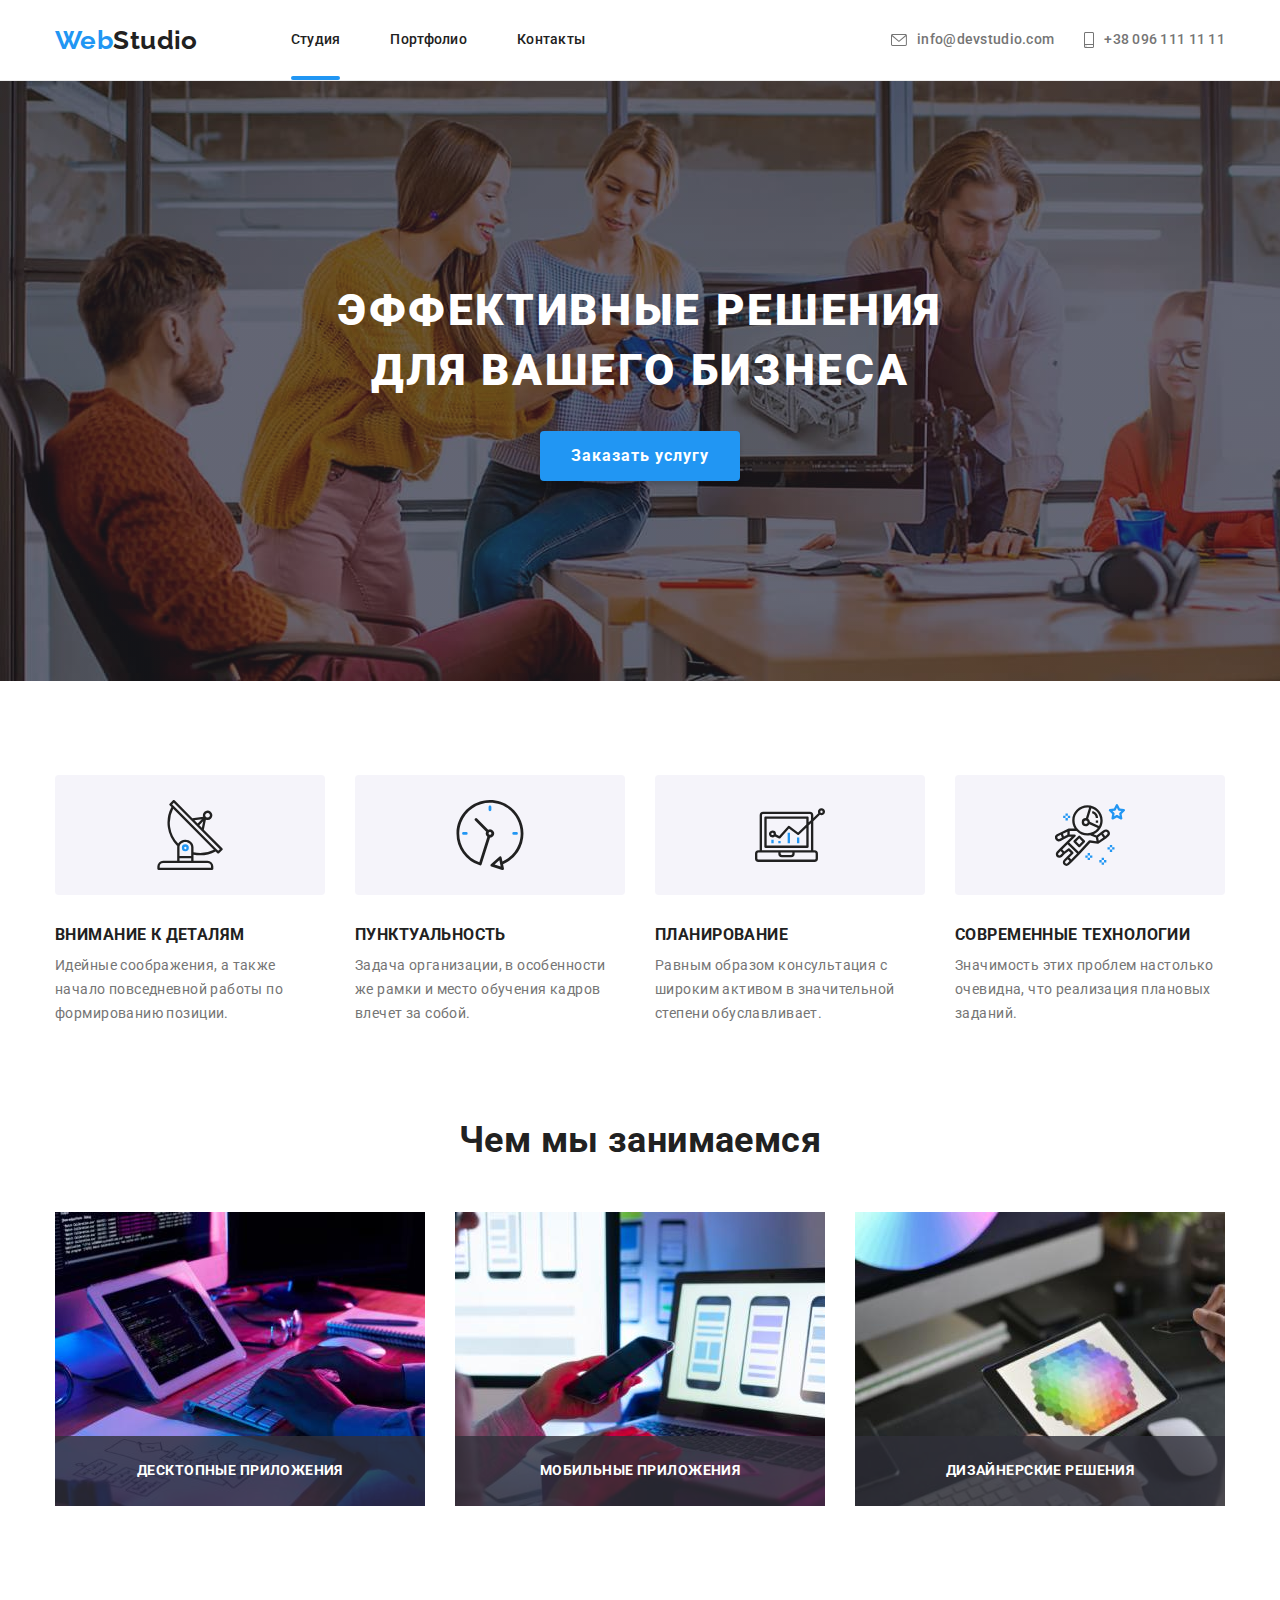
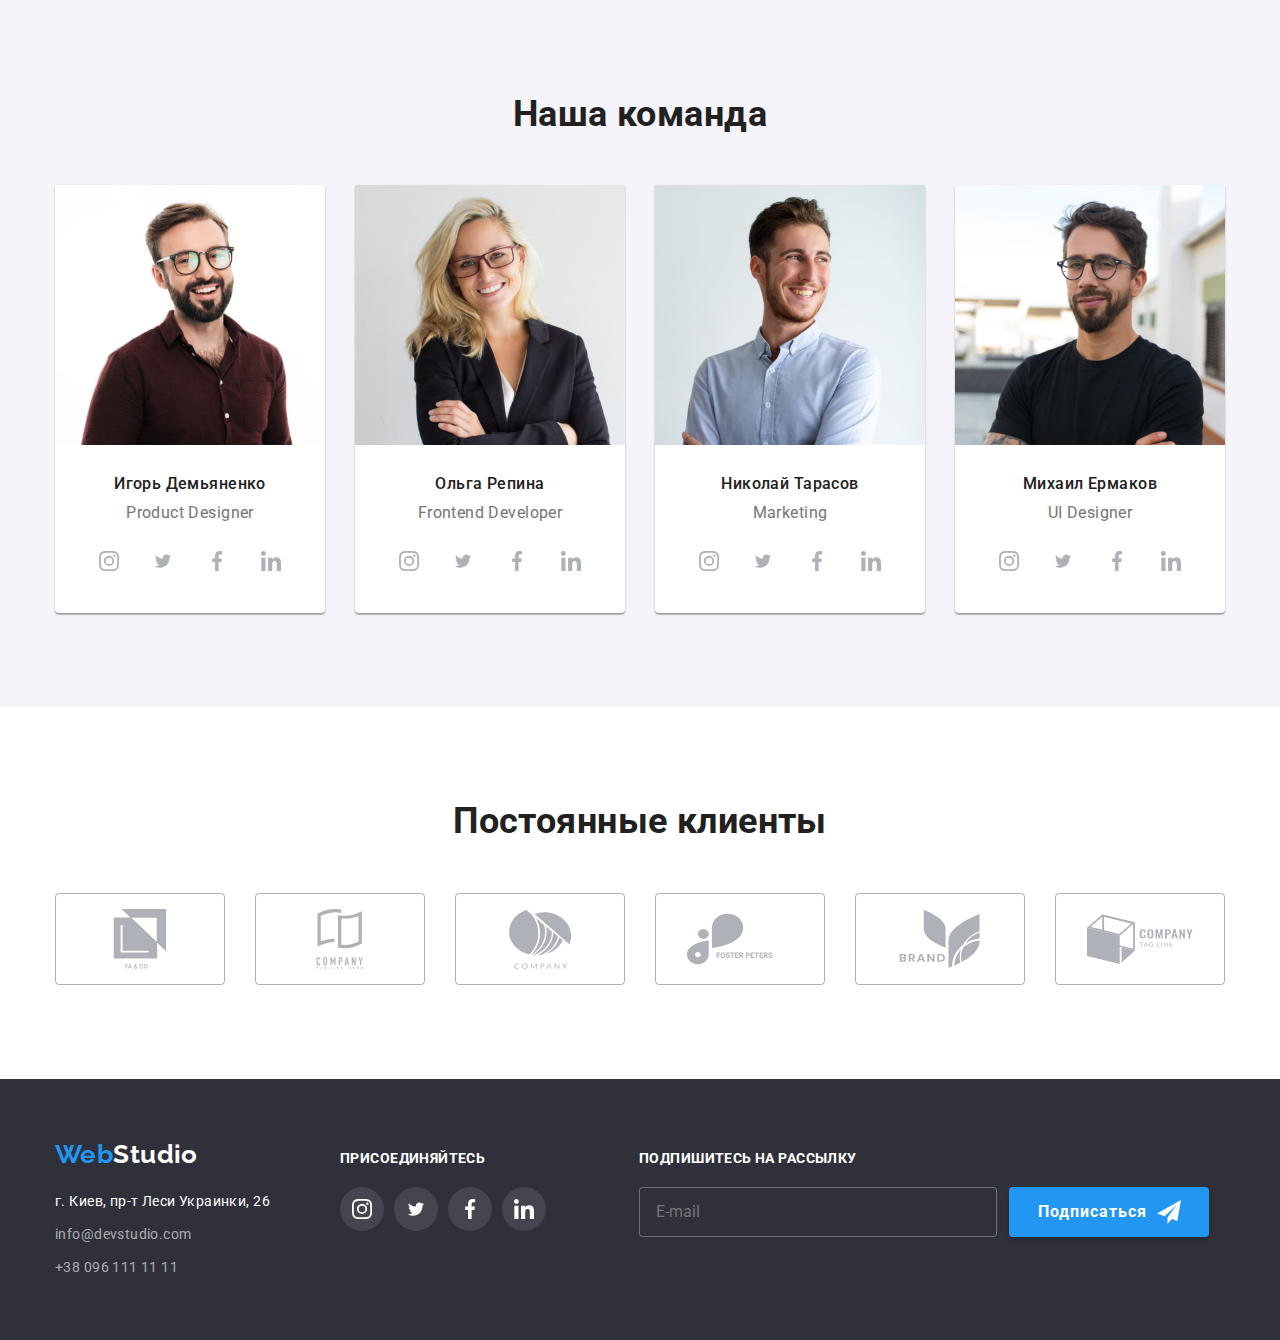
<file: index.html>
<!DOCTYPE html>
<html lang="ru">  
      <head>
            <meta charset="UTF-8">
            <meta name="viewport" content="width=device-width, initial-scale=1.0">
            <title>Студия</title>
            <link rel="stylesheet" href="https://cdnjs.cloudflare.com/ajax/libs/modern-normalize/1.0.0/modern-normalize.min.css" />
            <link rel="preconnect" href="https://fonts.googleapis.com">
            <link rel="preconnect" href="https://fonts.gstatic.com" crossorigin>
            <link href="https://fonts.googleapis.com/css2?family=Raleway:wght@700&family=Roboto:wght@400;500;700;900&display=swap"
                  rel="stylesheet">
            <link rel="stylesheet" href="./CSS/styles.css">
      </head>
      <body>
            <header class="head-site">
                  <div class="conteiner page-nav">
                        <a href="./index.html" class="logo">Web<span class="studio-first">Studio</span></a>
                        <nav class="main-nav">   
                              <ul class="site-nav">
                                    <li class="item"><a href="./index.html" class="current-link">Студия</a></li>
                                    <li class="item"><a href="./portfolio.html">Портфолио</a></li>
                                    <li class="item"><a href="">Контакты</a></li>
                              </ul>
                        </nav>
                        <ul class="site-contact">
                              <li class="item">
                                    <a href="mailto:info@devstudio.com" class="header-contact">
                                          <svg class="icon-contact" width="16" height="12">
                                                <use href="./images/icons.svg#icon-mail"></use>
                                          </svg>info@devstudio.com</a>
                              </li>
                              <li class="item">
                                    <a href="tel:+380961111111" class="header-contact">
                                          <svg class="icon-contact" width="10" height="16">
                                                <use href="./images/icons.svg#icon-tell"></use>
                                          </svg>+38 096 111 11 11</a>
                              </li>
                        </ul>
                  </div>
            </header>
            <main>
                  <!--Шапка-->
                  <section class="section-hero">
                        <div class="hero-part">
                              <h1 class="hero">Эффективные решения для вашего бизнеса</h1>
                              <button type="button" class="order" data-modal-open>Заказать услугу</button>
                        </div>
                        <!--Модальное окно-->
                        <div class="backdrop is-hidden" data-modal>
                              <div class="modal">
                                    <button type="button" class="order-close" data-modal-close aria-label="Close">
                                          <svg class="form-close" width="11" height="11">
                                                <use href="./images/icons.svg#icon-close"></use>
                                          </svg>
                                    </button>
                                    <form action="#" enctype="multipart/form-data" class="form-order" autocomplete="off">
                                          <p class="modal-title">Оставьте свои данные, мы вам перезвоним</p>
                                                <div class="form-thumb">
                                                      <label for="name" class="form-label">Имя</label>
                                                      <input type="text" class="form-input" name="name" id="name" placeholder=" " autofocus/>
                                                      <svg class="form-icon" width="12" height="12">
                                                            <use href="./images/icons.svg#icon-user-name"></use>
                                                      </svg>
                                                </div>
                                                <div class="form-thumb">
                                                      <label for="tel" class="form-label">Телефон</label>
                                                      <input type="tel" class="form-input" name="tel" id="tel" placeholder=" "/>
                                                      <svg class="form-icon" width="13" height="13">
                                                            <use href="./images/icons.svg#icon-user-tel"></use>
                                                      </svg>
                                                </div>
                                                <div class="form-thumb">
                                                      <label for="email" class="form-label">Почта</label>
                                                      <input type="email" class="form-input" name="email" id="email" placeholder=" " />
                                                      <svg class="form-icon" width="15" height="12">
                                                            <use href="./images/icons.svg#icon-user-email"></use>
                                                      </svg>
                                                </div>
                                                <div class="form-thumb">
                                                      <label class="form-label" for="comment">Комментарий</label>
                                                      <textarea name="comment" class="form-textarea" id="comment" placeholder="Введите текст"></textarea>
                                                </div>
                                                <div class="form-checkbox">
                                                      <input class="checkbox-hidden" type="checkbox" name="agreement" value="agreement" id="agreement"/>
                                                      <span class="checkbox-icon"></span>
                                                      <label for="agreement" class="label-checkbox">Соглашаюсь с рассылкой и принимаю <a href="#"><span class="form-agreement">Условия договора</span></a></label>
                                                </div>
                                                <div class="form-submit">
                                                      <button type="submit" class="order">Отправить</button>
                                                </div>
                                    </form>
                              </div>
                        </div>
                  </section>
                  <!--Особенности-->
                  <section class="section">
                        <div class="conteiner">
                              <h2 class="visually-hidden">Особенности</h2>
                              <ul class="item-peculiarities">
                                    <li class="item-pec icon-antenna">
                                          <h3 class="item-title">Внимание к деталям</h3>
                                          <p>Идейные соображения, а также начало повседневной работы по формированию позиции.</p>
                                    </li>
                                    <li class="item-pec icon-clock">
                                          <h3 class="item-title">Пунктуальность</h3>
                                          <p>Задача организации, в особенности же рамки и место обучения кадров влечет за собой.</p>
                                    </li>
                                    <li class="item-pec icon-diagram">
                                          <h3 class="item-title">Планирование</h3>
                                          <p>Равным образом консультация с широким активом в значительной степени обуславливает.</p>
                                    </li>
                                    <li class="item-pec icon-astronaut">
                                          <h3 class="item-title">Современные технологии</h3>
                                          <p>Значимость этих проблем настолько очевидна, что реализация плановых заданий.</p>
                                    </li>
                              </ul>
                        </div>
                  </section>
                  <!--Чем мы занимаемся-->
                  <section class="section work">
                        <div class="conteiner">
                              <h2 class="title">Чем мы занимаемся</h2>
                              <ul class="work-exemples">
                                    <li class="exemple">
                                          <img src="./images/box_1.jpg" alt="Десктопные приложения" width="370">
                                          <div class="overlay-exemple">
                                                <p class="work-title">Десктопные приложения</p>
                                          </div>
                                    </li>
                                    <li class="exemple">
                                          <img src="./images/box_2.jpg" alt="Мобильные приложения" width="370">
                                          <div class="overlay-exemple">
                                                <p class="work-title">Мобильные приложения</p>
                                          </div>
                                    </li>
                                    <li class="exemple">
                                          <img src="./images/box_3.jpg" alt="Дизайнерские решения" width="370">
                                          <div class="overlay-exemple">
                                                <p class="work-title">Дизайнерские решения</p>
                                          </div>
                                    </li>
                              </ul>
                        </div>
                  </section>
                 <!--Наша команда-->
                  <section class="section command">
                        <div class="conteiner">
                              <h2 class="title">Наша команда</h2>
                              <ul class="foto-command">
                                    <li class="foto">
                                          <img src="./images/img_1.jpg" alt="Игорь Демьяненко" width="270">
                                          <div class="foto-description">
                                                <h3 class="partner">Игорь Демьяненко</h3>
                                                <p class="profesion">Product Designer</p>
                                                <ul class="icon-item">
                                                      <li class="item">
                                                            <a href="#" target="_blank" class="item-link" aria-label="Instagram">
                                                                  <svg class="social-icon" width="20" height="20">
                                                                        <use href="./images/icons.svg#icon-instagram"></use>
                                                                  </svg>
                                                            </a>
                                                      </li>
                                                      <li class="item">
                                                            <a href="#" target="_blank" class="item-link" aria-label="Twitter">
                                                                  <svg class="social-icon" width="20" height="16.25">
                                                                        <use href="./images/icons.svg#icon-twitter"></use>
                                                                  </svg>
                                                            </a>
                                                      </li>
                                                      <li class="item">
                                                            <a href="#" target="_blank" class="item-link" aria-label="Facebook">
                                                                  <svg class="social-icon" width="20" height="20">
                                                                        <use href="./images/icons.svg#icon-facebook"></use>
                                                                  </svg>
                                                            </a>
                                                      </li>
                                                      <li class="item">
                                                            <a href="#" target="_blank" class="item-link" aria-label="Linkedin">
                                                                  <svg class="social-icon" width="20" height="20">
                                                                        <use href="./images/icons.svg#icon-linkedin"></use>
                                                                  </svg>
                                                            </a>
                                                      </li>
                                                </ul>
                                          </div>  
                                    </li>
                                    <li class="foto">
                                          <img src="./images/img_2.jpg" alt="Ольга Репина" width="270">
                                          <div class="foto-description">
                                                <h3 class="partner">Ольга Репина</h3>
                                                <p class="profesion">Frontend Developer</p>
                                                <ul class="icon-item">
                                                      <li class="item">
                                                            <a href="#" target="_blank" class="item-link" aria-label="Instagram">
                                                                  <svg class="social-icon" width="20" height="20">
                                                                        <use href="./images/icons.svg#icon-instagram"></use>
                                                                  </svg>
                                                            </a>
                                                      </li>
                                                      <li class="item">
                                                            <a href="#" target="_blank" class="item-link" aria-label="Twitter">
                                                                  <svg class="social-icon" width="20" height="16.25">
                                                                        <use href="./images/icons.svg#icon-twitter"></use>
                                                                  </svg>
                                                            </a>
                                                      </li>
                                                      <li class="item">
                                                            <a href="#" target="_blank" class="item-link" aria-label="Facebook">
                                                                  <svg class="social-icon" width="20" height="20">
                                                                        <use href="./images/icons.svg#icon-facebook"></use>
                                                                  </svg>
                                                            </a>
                                                      </li>
                                                      <li class="item">
                                                            <a href="#" target="_blank" class="item-link" aria-label="Linkedin">
                                                                  <svg class="social-icon" width="20" height="20">
                                                                        <use href="./images/icons.svg#icon-linkedin"></use>
                                                                  </svg>
                                                            </a>
                                                      </li>
                                                </ul>
                                          </div>
                                    </li>
                                    <li class="foto">
                                          <img src="./images/img_3.jpg" alt="Николай Тарасов" width="270">
                                          <div class="foto-description">
                                                <h3 class="partner">Николай Тарасов</h3>
                                                <p class="profesion">Marketing</p>
                                                <ul class="icon-item">
                                                      <li class="item">
                                                            <a href="#" target="_blank" class="item-link" aria-label="Instagram">
                                                                  <svg class="social-icon" width="20" height="20">
                                                                        <use href="./images/icons.svg#icon-instagram"></use>
                                                                  </svg>
                                                            </a>
                                                      </li>
                                                      <li class="item">
                                                            <a href="#" target="_blank" class="item-link" aria-label="Twitter">
                                                                  <svg class="social-icon" width="20" height="16.25">
                                                                        <use href="./images/icons.svg#icon-twitter"></use>
                                                                  </svg>
                                                            </a>
                                                      </li>
                                                      <li class="item">
                                                            <a href="#" target="_blank" class="item-link" aria-label="Facebook">
                                                                  <svg class="social-icon" width="20" height="20">
                                                                        <use href="./images/icons.svg#icon-facebook"></use>
                                                                  </svg>
                                                            </a>
                                                      </li>
                                                      <li class="item">
                                                            <a href="#" target="_blank" class="item-link" aria-label="Linkedin">
                                                                  <svg class="social-icon" width="20" height="20">
                                                                        <use href="./images/icons.svg#icon-linkedin"></use>
                                                                  </svg>
                                                            </a>
                                                      </li>
                                                </ul>
                                          </div>
                                    </li>
                                    <li class="foto">
                                          <img src="./images/img_4.jpg" alt="Михаил Ермаков" width="270">
                                          <div class="foto-description">
                                                <h3 class="partner">Михаил Ермаков</h3>
                                                <p class="profesion">UI Designer</p>
                                                <ul class="icon-item">
                                                      <li class="item">
                                                            <a href="#" target="_blank" class="item-link" aria-label="Instagram">
                                                                  <svg class="social-icon" width="20" height="20">
                                                                        <use href="./images/icons.svg#icon-instagram"></use>
                                                                  </svg>
                                                            </a>
                                                      </li>
                                                      <li class="item">
                                                            <a href="#" target="_blank" class="item-link" aria-label="Twitter">
                                                                  <svg class="social-icon" width="20" height="16.25">
                                                                        <use href="./images/icons.svg#icon-twitter"></use>
                                                                  </svg>
                                                            </a>
                                                      </li>
                                                      <li class="item">
                                                            <a href="#" target="_blank" class="item-link" aria-label="Facebook">
                                                                  <svg class="social-icon" width="20" height="20">
                                                                        <use href="./images/icons.svg#icon-facebook"></use>
                                                                  </svg>
                                                            </a>
                                                      </li>
                                                      <li class="item">
                                                            <a href="#" target="_blank" class="item-link" aria-label="Linkedin">
                                                                  <svg class="social-icon" width="20" height="20">
                                                                        <use href="./images/icons.svg#icon-linkedin"></use>
                                                                  </svg>
                                                            </a>
                                                      </li>
                                                </ul>
                                          </div>
                                    </li>
                              </ul>
                        </div>
                  </section> 
                  <section class="section">
                        <div class="conteiner">
                              <h2 class="title">Постоянные клиенты</h2>
                              <ul class="item-clients">
                                    <li class="item">
                                          <a href="#" class="link-client">
                                                <svg class="icon-client">
                                                      <use href="./images/icons.svg#icon-client_1"></use>
                                                </svg>
                                          </a>
                                    </li>
                                    <li class="item">
                                          <a href="#" class="link-client">
                                                <svg class="icon-client">
                                                      <use href="./images/icons.svg#icon-client_2"></use>
                                                </svg>
                                          </a>
                                    </li>
                                    <li class="item">
                                          <a href="#" class="link-client">
                                                <svg class="icon-client">
                                                      <use href="./images/icons.svg#icon-client_3"></use>
                                                </svg>
                                          </a>
                                    </li>
                                    <li class="item">
                                          <a href="#" class="link-client">
                                                <svg class="icon-client">
                                                      <use href="./images/icons.svg#icon-client_4"></use>
                                                </svg>
                                          </a>
                                    </li>
                                    <li class="item">
                                          <a href="#" class="link-client">
                                                <svg class="icon-client">
                                                      <use href="./images/icons.svg#icon-client_5"></use>
                                                </svg>
                                          </a>
                                    </li>
                                    <li class="item">
                                          <a href="#" class="link-client">
                                                <svg class="icon-client">
                                                      <use href="./images/icons.svg#icon-client_6"></use>
                                                </svg>
                                          </a>
                                    </li>
                              </ul>
                        </div>
                  </section>
            </main>
            <footer class="footer-nav">
                  <div class="conteiner footer-list">
                        <div class="footer-part">
                              <!--Адрес-->
                              <a href="./index.html" class="logo">Web<span class="studio-second">Studio</span></a>
                                    <address class="contact">
                                          <p>г. Киев, пр-т Леси Украинки, 26</p>
                                          <a href="mailto:info@devstudio.com">info@devstudio.com</a>
                                          <a href="tel:+380961111111">+38 096 111 11 11</a>
                                    </address>
                        </div>
                        <div class="footer-social">
                              <p class="social-title">присоединяйтесь</p>
                              <ul class="icon-item">
                                    <li class="item">
                                          <a href="#" target="_blank" class="item-link second" aria-label="Instagram">
                                                <svg class="social-icon-second" width="20" height="20">
                                                      <use href="./images/icons.svg#icon-instagram"></use>
                                                </svg>
                                          </a>
                                    </li>
                                    <li class="item">
                                          <a href="#" target="_blank" class="item-link second" aria-label="Twitter">
                                                <svg class="social-icon-second" width="20" height="16.25">
                                                      <use href="./images/icons.svg#icon-twitter"></use>
                                                </svg>
                                          </a>
                                    </li>
                                    <li class="item">
                                          <a href="#" target="_blank" class="item-link second" aria-label="Facebook">
                                                <svg class="social-icon-second" width="20" height="20">
                                                      <use href="./images/icons.svg#icon-facebook"></use>
                                                </svg>
                                          </a>
                                    </li>
                                    <li class="item">
                                          <a href="#" target="_blank" class="item-link second" aria-label="Linkedin">
                                                <svg class="social-icon-second" width="20" height="20">
                                                      <use href="./images/icons.svg#icon-linkedin"></use>
                                                </svg>
                                          </a>
                                    </li>
                              </ul>
                        </div>
                        <div class="footer-form">
                              <div class="footer-email">
                                    <p class="social-title">Подпишитесь на рассылку</p>
                                    <form class="user-email" autocomplete="on">
                                          <label for="user_email"></label>
                                          <input type="text" name="user_email" id="user_email" class="footer-input" placeholder="E-mail" />
                                          <button type="button" class="footer-subscribe">Подписаться</button>
                                    </form>
                              </div>
                        </div> 
                  </div>
            </footer>
            <script src="./js/modal.js"></script>
      </body>
</html>
</file>
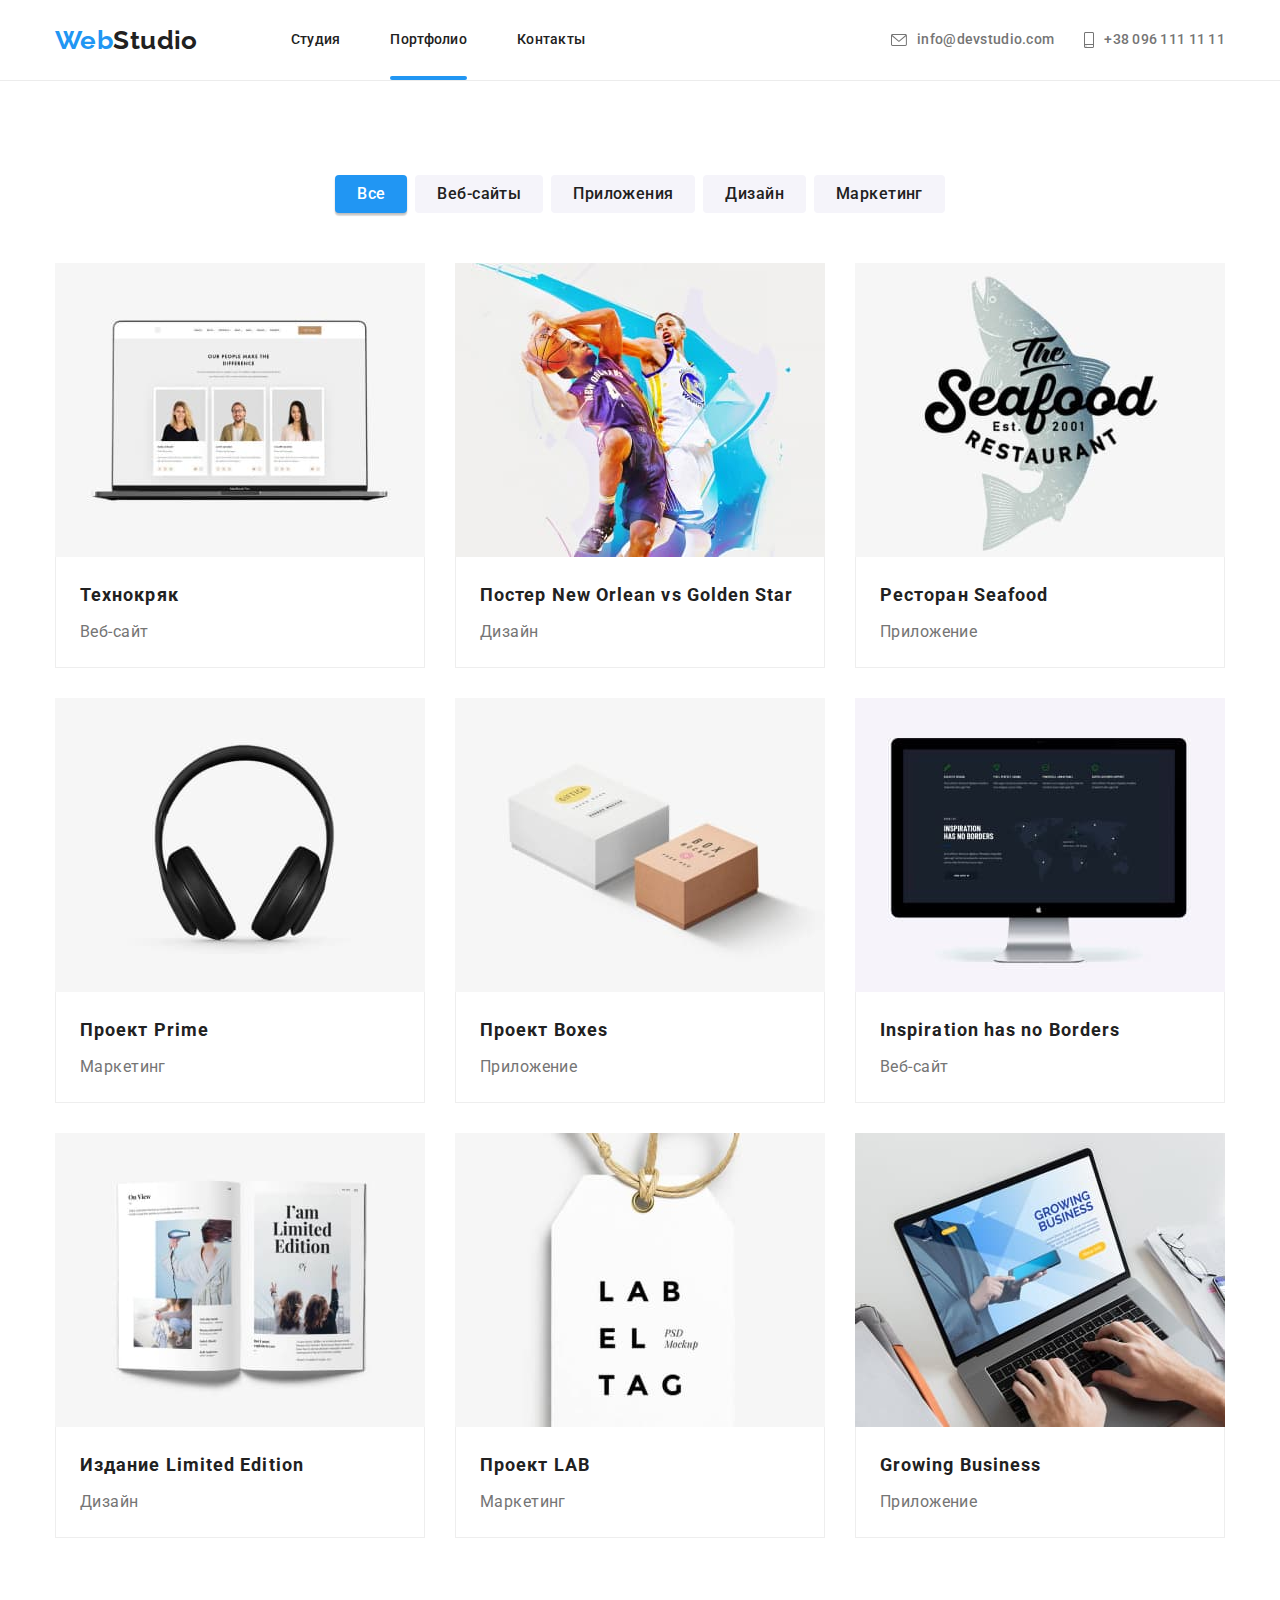
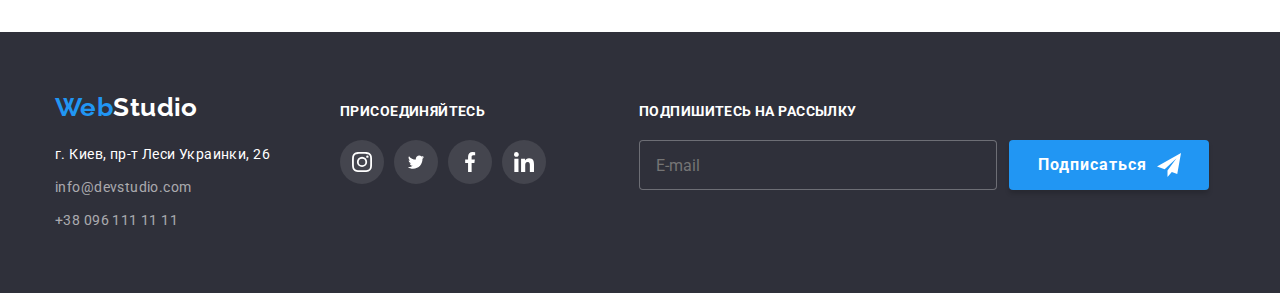
<file: portfolio.html>
<!DOCTYPE html>
<html lang="ru">
      <head>
            <meta charset="UTF-8">
            <meta name="viewport" content="width=device-width, initial-scale=1.0">
            <title>Портфолио</title>
            <link rel="stylesheet" href="https://cdnjs.cloudflare.com/ajax/libs/modern-normalize/1.0.0/modern-normalize.min.css" />
            <link rel="preconnect" href="https://fonts.googleapis.com">
            <link rel="preconnect" href="https://fonts.gstatic.com" crossorigin>
            <link href="https://fonts.googleapis.com/css2?family=Raleway:wght@700&family=Roboto:wght@400;500;700;900&display=swap"
            rel="stylesheet">
            <link rel="stylesheet" href="./CSS/styles.css">
      </head>
      <body>
            <header class="head-site">
                  <div class="conteiner page-nav">
                        <a href="./index.html" class="logo">Web<span class="studio-first">Studio</span></a>
                        <nav class="main-nav">
                              <ul class="site-nav">
                                    <li class="item"><a href="./index.html" >Студия</a></li>
                                    <li class="item"><a href="./portfolio.html" class="current-link">Портфолио</a></li>
                                    <li class="item"><a href="">Контакты</a></li>
                              </ul>
                        </nav>
                        <ul class="site-contact">
                              <li class="item">
                                    <a href="mailto:info@devstudio.com" class="header-contact">
                                          <svg class="icon-contact" width="16" height="12">
                                                <use href="./images/icons.svg#icon-mail"></use>
                                          </svg>info@devstudio.com</a>
                              </li>
                              <li class="item">
                                    <a href="tel:+380961111111" class="header-contact">
                                          <svg class="icon-contact" width="10" height="16">
                                                <use href="./images/icons.svg#icon-tell"></use>
                                          </svg>+38 096 111 11 11</a>
                              </li>
                        </ul>
                  </div>
            </header>
            <main>
                  <section class="section">
                        <div class="conteiner">
                        <h1 class="visually-hidden">Наши работы</h1>
                        <ul class="filtr-choice">
                              <li class="filtr-item"><button type="button" class="filtr-all">Все</button></li>
                              <li class="filtr-item"><button type="button" class="filtr">Веб-сайты</button></li>
                              <li class="filtr-item"><button type="button" class="filtr">Приложения</button></li>
                              <li class="filtr-item"><button type="button" class="filtr">Дизайн</button></li>
                              <li class="filtr-item"><button type="button" class="filtr">Маркетинг</button></li> 
                        </ul>
                        <ul class="filtr-part">
                              <li class="part-item">
                                    <a href="#" class="part-item-link">
                                          <div class="filtr-thumb">
                                                <img src="./images/img_5.jpg" alt="Наши работы" width="370">
                                                <div class="overlay-filtr-element">
                                                      <p class="overlay-element">Ресурс предлагает комплексные предложения с разным уровнем функционала и сервисов. Все
                                                            это позволит посетителю
                                                            получить исчерпывающие сведения о компании или частном лице.
                                                      </p>
                                                </div>
                                          </div>
                                           <div class="filtr-element">
                                                <h3 class="filtr-title">Технокряк</h3>
                                                <p class="filtr-list">Веб-сайт</p>
                                          </div>   
                                    </a>
                              </li>
                              <li class="part-item">
                                    <a href="#" class="part-item-link">
                                          <div class="filtr-thumb">
                                                <img src="./images/img_6.jpg" alt="Постер New Orlean vs Golden Star" width="370">
                                                <div class="overlay-filtr-element">
                                                      <p class="overlay-element">Ресурс предлагает комплексные предложения с разным уровнем функционала и сервисов. Все
                                                            это позволит посетителю
                                                            получить исчерпывающие сведения о компании или частном лице.
                                                      </p>
                                                </div>
                                          </div>
                                          <div class="filtr-element">
                                                <h3 class="filtr-title">Постер New Orlean vs Golden Star</h3>
                                                <p class="filtr-list">Дизайн</p>
                                          </div>    
                                    </a>
                              </li>
                              <li class="part-item">
                                    <a href="#" class="part-item-link">
                                          <div class="filtr-thumb">
                                                <img src="./images/img_7.jpg" alt="Ресторан Seafood" width="370">
                                                <div class="overlay-filtr-element">
                                                      <p class="overlay-element">Ресурс предлагает комплексные предложения с разным уровнем функционала и сервисов. Все
                                                            это позволит посетителю
                                                            получить исчерпывающие сведения о компании или частном лице.
                                                      </p>
                                                </div>
                                          </div>
                                          <div class="filtr-element">
                                                <h3 class="filtr-title">Ресторан Seafood</h3>
                                                <p class="filtr-list">Приложение</p>
                                          </div>  
                                    </a>
                              </li>
                              <li class="part-item">
                                    <a href="#" class="part-item-link">
                                          <div class="filtr-thumb">
                                                <img src="./images/img_8.jpg" alt="Проект Prime" width="370">
                                                <div class="overlay-filtr-element">
                                                      <p class="overlay-element">Ресурс предлагает комплексные предложения с разным уровнем функционала и сервисов. Все
                                                            это позволит посетителю
                                                            получить исчерпывающие сведения о компании или частном лице.
                                                      </p>
                                                </div>
                                          </div>
                                          <div class="filtr-element">
                                                <h3 class="filtr-title">Проект Prime</h3>
                                                <p class="filtr-list">Маркетинг</p>
                                          </div> 
                                    </a>
                              </li>
                              <li class="part-item">
                                    <a href="#" class="part-item-link">
                                          <div class="filtr-thumb">
                                                <img src="./images/img_9.jpg" alt="Проект Boxes" width="370">
                                                <div class="overlay-filtr-element">
                                                      <p class="overlay-element">Ресурс предлагает комплексные предложения с разным уровнем функционала и сервисов. Все
                                                            это позволит посетителю
                                                            получить исчерпывающие сведения о компании или частном лице.
                                                      </p>
                                                </div>
                                          </div>
                                          <div class="filtr-element">
                                                <h3 class="filtr-title">Проект Boxes</h3>
                                                <p class="filtr-list">Приложение</p>
                                          </div>     
                                    </a>
                              </li>
                              <li class="part-item">
                                    <a href="#" class="part-item-link">
                                          <div class="filtr-thumb">
                                                <img src="./images/img_10.jpg" alt="Inspiration has no Borders" width="370">
                                                <div class="overlay-filtr-element">
                                                      <p class="overlay-element">Ресурс предлагает комплексные предложения с разным уровнем функционала и сервисов. Все
                                                            это позволит посетителю
                                                            получить исчерпывающие сведения о компании или частном лице.
                                                      </p>
                                                </div>
                                          </div>
                                          <div class="filtr-element">
                                                <h3 class="filtr-title">Inspiration has no Borders</h3>
                                                <p class="filtr-list">Веб-сайт</p>
                                          </div> 
                                    </a>
                              </li>
                              <li class="part-item">
                                    <a href="#" class="part-item-link">
                                          <div class="filtr-thumb">
                                                <img src="./images/img_11.jpg" alt="Издание Limited Edition" width="370">
                                                <div class="overlay-filtr-element">
                                                      <p class="overlay-element">Ресурс предлагает комплексные предложения с разным уровнем функционала и сервисов. Все
                                                            это позволит посетителю
                                                            получить исчерпывающие сведения о компании или частном лице.
                                                      </p>
                                                </div>
                                          </div>
                                          <div class="filtr-element">
                                                <h3 class="filtr-title">Издание Limited Edition</h3>
                                                <p class="filtr-list">Дизайн</p>
                                          </div>     
                                    </a>
                              </li>
                              <li class="part-item">
                                    <a href="#" class="part-item-link">
                                          <div class="filtr-thumb">
                                                <img src="./images/img_12.jpg" alt="Проект LAB" width="370">
                                                <div class="overlay-filtr-element">
                                                      <p class="overlay-element">Ресурс предлагает комплексные предложения с разным уровнем функционала и сервисов. Все
                                                            это позволит посетителю
                                                            получить исчерпывающие сведения о компании или частном лице.
                                                      </p>
                                                </div>
                                          </div>
                                          <div class="filtr-element">
                                                <h3 class="filtr-title">Проект LAB</h3>
                                                <p class="filtr-list">Маркетинг</p>
                                          </div> 
                                    </a>
                              </li>
                              <li class="part-item">
                                    <a href="#" class="part-item-link">
                                          <div class="filtr-thumb">
                                                <img src="./images/img_13.jpg" alt="Growing Business" width="370">
                                                <div class="overlay-filtr-element">
                                                      <p class="overlay-element">Ресурс предлагает комплексные предложения с разным уровнем функционала и сервисов. Все
                                                            это позволит посетителю
                                                            получить исчерпывающие сведения о компании или частном лице.
                                                      </p>
                                                </div>
                                          </div>
                                          <div class="filtr-element">
                                                <h3 class="filtr-title">Growing Business</h3>
                                                <p class="filtr-list">Приложение</p>
                                          </div>   
                                    </a>
                              </li>
                        </ul>
                        </div>
                  </section>
            </main>
            <footer class="footer-nav">
                  <div class="conteiner footer-list">
                        <div class="footer-part">
                              <!--Адрес-->
                              <a href="./index.html" class="logo">Web<span class="studio-second">Studio</span></a>
                              <address class="contact">
                                    <p>г. Киев, пр-т Леси Украинки, 26</p>
                                    <a href="mailto:info@devstudio.com">info@devstudio.com</a>
                                    <a href="tel:+380961111111">+38 096 111 11 11</a>
                              </address>
                        </div>
                        <div class="footer-social">
                              <p class="social-title">присоединяйтесь</p>
                              <ul class="icon-item">
                                    <li class="item">
                                          <a href="#" target="_blank" class="item-link second" arial-label="Instagram">
                                                <svg class="social-icon-second" width="20" height="20">
                                                      <use href="./images/icons.svg#icon-instagram"></use>
                                                </svg>
                                          </a>
                                    </li>
                                    <li class="item">
                                          <a href="#" target="_blank" class="item-link second" arial-label="Twitter">
                                                <svg class="social-icon-second" width="20" height="16.25">
                                                      <use href="./images/icons.svg#icon-twitter"></use>
                                                </svg>
                                          </a>
                                    </li>
                                    <li class="item">
                                          <a href="#" target="_blank" class="item-link second" arial-label="Facebook">
                                                <svg class="social-icon-second" width="20" height="20">
                                                      <use href="./images/icons.svg#icon-facebook"></use>
                                                </svg>
                                          </a>
                                    </li>
                                    <li class="item">
                                          <a href="#" target="_blank" class="item-link second" arial-label="Linkedin">
                                                <svg class="social-icon-second" width="20" height="20">
                                                      <use href="./images/icons.svg#icon-linkedin"></use>
                                                </svg>
                                          </a>
                                    </li>
                              </ul>
                        </div>
                        <div class="footer-form">
                              <div class="footer-email">
                                    <p class="social-title">Подпишитесь на рассылку</p>
                                    <form class="user-email" autocomplete="on">
                                          <label for="user_email"></label>
                                          <input type="text" name="user_email" id="user_email" class="footer-input" placeholder="E-mail" />
                                          <button type="button" class="footer-subscribe">Подписаться</button>
                                    </form>
                              </div>
                        </div>
                  </div>
            </footer>
      </body>
</html>
</file>
<file: CSS/styles.css>
:root {
  --primary-text-color: #757575;
  --title-text-color: #212121;
  --accent-text-color: #2196f3;
  --accent-second-color: #188ce8;
  --hero-text-color: #ffffff;
  --adress-text-color: rgba(255, 255, 255, 0.6);
  --filtr-text-color: #f5f4fa;
  --footer-background-color: #2f303a;
  --hero-gradient-color:rgba(47, 48, 58, 0.4);
  --command-backgraund-color: #f5f4fa;
  --conteiner-background-color: #e5e5e5;
  --border-header-color: #ececec;
  --border-cards-color:#EEEEEE;
  --social-network-color: #AFB1B8;
  --social-background-color:#44454E;
  --overlay-our-work:rgba(47, 48, 58, 0.8);
  --overlay-hero-modal: rgba(0, 0, 0, 0.2);
  --timing-function:cubic-bezier(0.4, 0, 0.2, 1);
  --transition-durattion:250ms;
  --overlay-filtr-element:rgba(33, 150, 243, 0.9);
  --footer-input-color:rgba(255, 255, 255, 0.3);
  --form-input-color:rgba(33, 33, 33, 0.2);
}

body {
  font-family: Roboto, sans-serif;
  font-weight: 400;
  font-size: 14px;
  line-height: 1.71;
  letter-spacing: 0.03em;
  background-color: var(--hero-text-color);
  color: var(--primary-text-color);
}

/*Утилиты*/
li {
  list-style: none;
  margin: 0;
  padding: 0;
}

a {
  text-decoration: none;
  margin: 0;
  padding: 0;
}

h1,
h2,
h3,
h4,
p,
ul {
  margin: 0;
  padding: 0;
}

img{
  display: block;
}
 
input{
  margin: 0;
  padding: 0;
}

.conteiner {
  padding-left: 15px;
  padding-right: 15px;
  margin-left: auto;
  margin-right: auto;
  width: 1200px;
}

.section {
  padding-top: 94px;
  padding-bottom: 94px;
}

/*Head site*/

.head-site{
border-bottom: 1px solid var(--border-header-color);
}

.page-nav {
  display: flex;
  align-items: center;
}

/*Logo*/

.logo {
  display: block;
  
  color: var(--accent-text-color);

  font-family: Raleway;
  font-weight: 700;
  font-size: 26px;
  line-height: 1.19;
}

.studio-first {
  color: var(--title-text-color);
}

/*Navigation*/

.main-nav{
  display: block;
  margin-left: 93px;
}

.site-nav {
display: flex;
}

.site-nav .item {
  display: block;
  margin-right: 50px;
}

.site-nav .item:last-child{
  margin-right: 0;
}

.site-nav a {
  display: block;
  padding-top: 32px;
  padding-bottom: 32px;

  color: var(--title-text-color);

  font-weight: 500;
  line-height: 1.14;
  letter-spacing: 0.02em;

  transition: color var(--transition-durattion) var(--timing-function);
}

.site-nav a:focus,
.site-nav a:hover {
  color: var(--accent-text-color);
}

.current-link{
  position: relative;

  color: var(--accent-text-color);
}

.current-link:visited {
  color: var(--accent-text-color);
}

.current-link::after{
  content:"";
  position: absolute;
  left: 0;
  margin-top: 28px;
  display: block;
  width: 100%;
  height: 4px;

  background-color: var(--accent-text-color);
  border-radius: 2px;

  transition: transform var(--transition-durattion) var(--timing-function);
}

.site-contact {
display: flex;
align-items: center;
margin-left: auto;
}

.site-contact .item{
margin-right: 30px;
}

.site-contact .item:last-child{
margin-right: 0;
}

.header-contact {
  display: flex;
  align-items: center;
  padding-top: 32px;
  padding-bottom: 32px;

  color: var(--primary-text-color);

  font-weight: 500;
  line-height: 1.14;
  letter-spacing: 0.02em;

  transition: color var(--transition-durattion) var(--timing-function);
}

.icon-contact {
  padding:0;
  margin:0;
  border:0;
  margin-right: 10px;
 
  fill:currentColor;
}

.site-contact a:focus,
.site-contact a:hover {
  color: var(--accent-text-color);
  fill: var(--accent-text-color);
}

/*Hero section*/

.section-hero {
  padding-top: 200px;
  padding-bottom: 200px;
  max-width: 1600px;
  height: 600px;
  margin-left: auto;
  margin-right: auto;

  background-image: linear-gradient(to left, var(--hero-gradient-color), var(--hero-gradient-color)),
    url('../images/img_14.jpg');
  background-repeat: no-repeat;
  background-size: cover;
  background-color: var(--footer-background-color);
}

.hero-part {
  text-align: center;
}

.hero {
  margin-left: auto;
  margin-right: auto;
  margin-bottom: 30px;
  width: 696px;
  
  color: var(--hero-text-color);
  
  font-weight: 900;
  font-size: 44px;
  line-height: 1.36;
  letter-spacing: 0.06em;
  text-align: center;
  text-transform: uppercase;
}

.order {
  border-radius: 4px;
  border: transparent;
  padding: 10px;
  width: 200px;
  text-align: center;

  color: var(--hero-text-color);
  background-color: var(--accent-text-color);
  box-shadow: 0px 4px 4px rgba(0, 0, 0, 0.15);

  font-family: inherit;
  font-weight: 700;
  font-size: 16px;
  line-height: 1.88;
  letter-spacing: 0.06em;
  cursor: pointer;

  transition: background-color var(--transition-durattion) var(--timing-function),
  box-shadow var(--transition-durattion) var(--timing-function);
}

.order:hover {
  background-color: var(--accent-second-color);
}

/*Модальное окно*/

.backdrop {
  position: fixed;
  top: 0;
  left: 0;
  width: 100%;
  height: 100%;
  z-index: 99;

  background-color: var(--overlay-hero-modal);
  transition: opacity var(--transition-durattion) var(--timing-function);
}

.backdrop.is-hidden {
  opacity: 0;
  pointer-events: none;
}

.backdrop.is-hidden .modal {
  transform: translate(-50%, -50%) scale(0.7);
  transition: transform var(--transition-durattion) var(--timing-function);
}

.modal {
  position: absolute;
  top: 50%;
  left: 50%;
  padding: 40px;

  min-width: 528px;
  min-height: 581px;
  overflow: visible;

  transform: translate(-50%, -50%) scale(1);
  transition: transform var(--transition-durattion) var(--timing-function);

  background-color: var(--hero-text-color);
  box-shadow: 0px 1px 3px rgba(0, 0, 0, 0.12),
    0px 1px 1px rgba(0, 0, 0, 0.14),
    0px 2px 1px rgba(0, 0, 0, 0.2);
  border-radius: 4px;
}

.order-close {
  position: absolute;
  top: 8px;
  right: 8px;
  cursor: pointer;

  width: 30px;
  height: 30px;
  border-radius: 50%;
  border: 1px solid var(--filtr-text-color);
  background-color: var(--hero-text-color);

  transition: fill var(--transition-durattion) var(--timing-function);
}

.form-close{
  position: absolute;
  top: 50%;
  left: 50%;
  transform: translate(-50%, -50%);
  
  fill: var(--title-text-color);
}

.order-close:focus > .form-close,
.order-close:hover> .form-close{
  fill: var(--accent-text-color);
}

.modal-title{
margin-bottom: 12px;

font-weight: 700;
font-size: 20px;
line-height: 1.15;
text-align: center;

color: var(--title-text-color);
}

.form-order{
  display: flex;
  flex-direction: column;
  margin-left: auto;
  margin-right: auto;
}

.form-label{
  display: block;
  margin-bottom: 4px;

  font-size: 12px;
  line-height: 1.16;
  letter-spacing: 0.01em;

  color: var(--primary-text-color);
}

.form-thumb{
  position: relative;
}

.form-input{
  margin-bottom: 10px;
  padding: 12px 12px 12px 42px;
  
  width: 100%;
  height: 40px;

  border: 1px solid var(--form-input-color);
  border-radius: 4px;
  outline: none;

  transition: border-color var(--transition-durattion) var(--timing-function);
}

.form-icon{
  position: absolute;
  top: 50%;
  left: 15px;
  transform: translateY(-25%);

  fill: var(--title-text-color);
  transition: fill var(--transition-durattion) var(--timing-function);
}

.form-input:focus, 
.form-input:hover,
.form-input:focus ~ .form-icon,
.form-input:hover ~ .form-icon {
  fill: var(--accent-text-color);
  border-color: var(--accent-text-color);
}

.form-textarea{
  padding: 12px 16px;
  margin-bottom: 20px;
  width: 100%;
  height: 120px;
  resize: none;
  outline: none;

  border: 1px solid var(--form-input-color);
  border-radius: 4px;
}

.form-textarea:focus,
.form-textarea:hover {
  border-color: var(--accent-text-color);
}

.form-checkbox{
  display: flex;
  align-items: center;
  margin-right: auto;
  margin-left: auto;
  margin-bottom: 30px;
}

.form-agreement{
  text-decoration: underline;
  color: var(--accent-text-color);
}

.checkbox-hidden{
  position: absolute;
  width: 1px;
  height: 1px;
  margin: -1px;
  clip-path: inset(100%);
  clip: rect(0 0 0 0);
  overflow: hidden;
}

.checkbox-icon{
  display: block;

  transition: background-color var(--transition-durattion) var(--timing-function),
  background-image var(--transition-durattion) var(--timing-function);

  width: 16px;
  height: 15px;
  margin-right: 7px;
  border: 2px solid var(--title-text-color);
  border-radius: 2px;
} 

.checkbox-hidden:checked + .checkbox-icon{
  border-color: transparent;
  background-color: var(--accent-text-color);
  background-image: url('../images/useer_check.svg');
  background-size: contain;
  background-origin: border-box;
}

.label-checkbox{
  display: inline-block;
  font-family: inherit;
  transition: transform var(--transition-durattion) var(--timing-function);;
}

.checkbox-hidden:focus + .checkbox-icon{
  border: 2px solid var(--accent-text-color);
}

.form-submit{
  display: block;
  margin-left: auto;
  margin-right: auto;
}

/*Peculiarities*/

.visually-hidden{
  position: absolute;
  width: 1px;
  height: 1px;
  margin: -1px;
  clip-path: inset(100%);
  clip: rect(0 0 0 0);
  overflow: hidden;
}

.item-peculiarities {
  display: flex;
  flex-direction: row;
}

.item-pec {
  width: 270px;
  margin-right: 30px; 
}

.item-pec:last-child {
margin-right: 0;
}

.item-title {
  margin-bottom: 10px;
  width: 270px;

  color: var(--title-text-color);

  font-weight: 700;
  line-height: 1.17;
  text-transform: uppercase;
}

.item-pec::before {
  display: block;
  content: "";
  width: 270px;
  height: 120px;
  margin-bottom: 30px;
  border-radius: 4px;

  background-color: var(--command-backgraund-color);
  
  background-repeat: no-repeat;
  background-position: center;
}

.icon-antenna::before {
  background-image: url('../images/antenna.svg');
}

.icon-clock::before {
  background-image: url('../images/clock.svg');
}

.icon-diagram::before {
  background-image: url('../images/diagram.svg');
}

.icon-astronaut::before {
  background-image: url('../images/astronaut.svg');
}

/*Our work*/

.work{
  padding-top: 0px;
}

.title {
  margin-bottom: 50px;

  color: var(--title-text-color);

  font-weight: 700;
  font-size: 36px;
  line-height: 1.16;
  text-align: center;
}

.work-exemples{
  display: flex;
}

.exemple{
  position: relative;

  margin-right:30px;
}

.exemple:last-child{
  margin-right: 0;
}

.overlay-exemple{
  position: absolute;
  bottom:0;
  left: 0;
  width: 100%;
  height: 70px;
  
  background-color: var(--overlay-our-work);
}

.work-title{
  padding: 27px 10px;

  font-weight: 700;
  line-height: 1.14;
  text-align: center;
  text-transform: uppercase;

  color: var(--hero-text-color);
}

/*Our command*/

.command {
  background-color: var(--command-backgraund-color);
}

.foto-command{
  display: flex;
}

.foto{
  margin-right: 30px;
  font-size: 0;

  background:var(--hero-text-color);
  box-shadow: 0px 1px 3px rgba(0, 0, 0, 0.12),
  0px 1px 1px rgba(0, 0, 0, 0.14),
  0px 2px 1px rgba(0, 0, 0, 0.2);

  border-radius: 0px 0px 4px 4px;
}

.foto-description{
  padding-top: 30px;
  padding-bottom: 30px;
  padding-left: 10px;
  padding-right: 10px;
}

.foto:last-child {
  margin-right: 0;
}

.partner {
  margin-bottom: 10px;

  color: var(--title-text-color);

  font-weight: 500;
  font-size: 16px;
  line-height: 1.18;
  text-align: center; 
}

.profesion {  
  font-size: 16px;
  line-height: 1.18;
  text-align: center;
  margin-bottom: 16px;
}

.icon-item{
  display: flex;
  justify-content:center;
  padding: 0;
}

.icon-item .item{
  margin-right: 10px;
}

.icon-item .item:last-child{
  margin-right: 0px;
}

.item-link{
  display: flex;
  align-items: center;
  justify-content: center;
  padding: 0px;
  width: 44px;
  height: 44px;
  border-radius: 50%;
  border:0;

  background-color: var(--hero-text-color);
  color: var(--social-network-color);

  transition: background-color var(--transition-durattion) var(--timing-function),
  color var(--transition-durattion) var(--timing-function);
}

.social-icon{
  fill:currentColor;
}

.item-link:hover,
.item-link:focus{
  background-color: var(--accent-text-color);
  color: var(--hero-text-color);
}

.item-clients{
  display: flex;
}

.item-clients .item{
margin-right: 30px;
}

.item-clients .item:last-child {
  margin-right: 0px;
}

.link-client{
  display: flex;
  justify-content: center;
  align-items: center;
  padding: 0;
  width: 170px;
  height: 92px;
  border: 1px solid var(--social-network-color);
  border-radius: 4px;

  fill: var(--social-network-color);
  background-color:var(--hero-text-color);
  cursor: pointer;

  transition: fill var(--transition-durattion) var(--timing-function),
  border var(--transition-durattion) var(--timing-function);
}

.icon-client{
  width: 106px;
  height: 60px;
}

.link-client:hover,
.link-client:focus{
  fill: var(--accent-text-color);
  border:1px solid var(--accent-text-color);
}

/*Footer/*
/*Address*/

footer {
  background-color: var(--footer-background-color);
}

.footer-nav{
  padding-top: 60px;
  padding-bottom: 60px;
}

.footer-nav .logo{
  margin-bottom: 20px;
}

.footer-list{
  display: flex; 
  align-items: baseline;
}

.footer-part{
  margin-right: 70px;
}

.studio-second {
  color: var(--hero-text-color);
}

.contact {
  display:flex;
  flex-direction: column;
  font-style: inherit;
  
  color: var(--hero-text-color);
}

.contact a {
  display: block;
  margin-bottom: 9px;

  color: var(--adress-text-color);

  transition: opasity var(--transition-durattion) var(--timing-function);
}

.contact a:hover {
  opacity: 0.6;
}

.contact a:last-child{
margin-bottom: 0;
}

.contact p{
margin-bottom: 9px;
}

.footer-social{
  margin-right: 93px;
}

.social-title {
  margin-bottom: 20px;
  
  color: var(--hero-text-color);

  font-weight: 700;
  line-height: 1.14;
  text-transform: uppercase;
}

.second{
  background-color: var(--social-background-color);
  color: var(--hero-text-color);
}

.social-icon-second{
  fill: var(--hero-text-color);
}

.footer-email{
  margin-right: 12px;
}

.user-email{
  display: flex;
  align-items: flex-end;
}

.user-email input{
  display: block;
  padding: 15px 16px;

  width: 358px;
  height: 50px;
  font-family: inherit;
  font-size: 16px;
  line-height: 1.25;

  background-color: var(--footer-background-color);

  border: 1px solid var(--footer-input-color);
  border-radius: 4px;

  transition: border var(--transition-durattion) var(--timing-function);
}

.user-email input:focus{
border: drop-shadow(0px 4px 4px rgba(0, 0, 0, 0.15));
}

.footer-input{
  margin-right: 12px;

  font-family: inherit;
  color: var(--primary-text-color);
}

.footer-subscribe{
  position: relative;
  padding: 10px 29px;

  width: 200px;
  height: 50px;
  box-shadow: 0px 4px 4px rgba(0, 0, 0, 0.15);
  border-radius: 4px;
  border: transparent;

  font-weight: 700;
  font-size: 16px;
  line-height: 1.88;
  letter-spacing: 0.06em;
  text-align: start;
  cursor: pointer;
  
  color: var(--hero-text-color);
  background: var(--accent-text-color);
  transition: background-color var(--transition-durattion) var(--timing-function);
}
  
.footer-subscribe:hover {
  background-color: var(--accent-second-color);
}

.footer-subscribe::before{
  position: absolute;
  content: " ";
  top: 13px;
  right: 28px;

  width: 24px;
  height: 24px;
  background-image: url('../images/icon-fly.svg');
}

/*Portfolio*/

.filtr-choice {
  display: flex;
  justify-content: center;
  margin-bottom: 50px;
}

.filtr-item{
  display: block;
  margin-right: 8px;
}

.filtr-item:last-child {
  margin-right: 0;
}

.filtr-all {
  padding: 6px 22px;
  border-radius: 4px;
  border: var(--accent-text-color);

  background-color: var(--accent-text-color);
  color: var(--hero-text-color);
  box-shadow: 0px 3px 1px rgba(0, 0, 0, 0.1),
  0px 1px 2px rgba(0, 0, 0, 0.08),
  0px 2px 2px rgba(0, 0, 0, 0.12);
 
  font-family: inherit;
  letter-spacing: inherit;
  font-weight: 500;
  font-size: 16px;
  line-height: 1.62;
  text-align: center;
  cursor: pointer;
}

.filtr {
  padding: 6px 22px;
  border-radius: 4px;
  border: var(--filtr-text-color);

  background-color: var(--filtr-text-color);
  color: var(--title-text-color);

  font-family: inherit;
  letter-spacing: inherit;
  font-weight: 500;
  font-size: 16px;
  line-height: 1.62;
  text-align: center;
  cursor: pointer;

  transition: background-color var(--transition-durattion) var(--timing-function),
  color var(--transition-durattion) var(--timing-function),
  box-shadow var(--transition-durattion) var(--timing-function);
}

.filtr:hover {
  background-color: var(--accent-text-color);
  color: var(--hero-text-color);
  box-shadow: 0px 3px 1px rgba(0, 0, 0, 0.1),
  0px 1px 2px rgba(0, 0, 0, 0.08),
  0px 2px 2px rgba(0, 0, 0, 0.12);
}

.filtr-title {
  margin-bottom: 4px;

  color: var(--title-text-color);

  font-weight: 700;
  font-size: 18px;
  line-height: 2;
  letter-spacing: 0.06em;
}

.filtr-element{
padding-top: 20px;
padding-bottom: 20px;
padding-left: 24px;
padding-right: 24px;

border-right: 1px solid var(--border-cards-color);
border-left: 1px solid var(--border-cards-color);
border-bottom: 1px solid var(--border-cards-color);
}

.filtr-list {
  color: var(--primary-text-color);

  font-size: 16px;
  line-height: 1.88;

  transition: transform var(--transition-durattion) var(--timing-function),
  opasity var(--transition-durattion) var(--timing-function);
}

.filtr-list:focus,
.filtr-list:hover {
  opacity: 0.6;
}

.filtr-part{
display: flex;
flex-wrap: wrap;
}

.part-item{
display: inline-block;
width: 370px;
margin-right: 30px;
margin-bottom: 30px;
}

.part-item:nth-child(3n){
margin-right: 0;
}

.part-item:nth-child(n+7){
margin-bottom: 0;
}

.part-item-link{
  display: block;

  transition: box-shadow var(--transition-durattion) var(--timing-function);
}

.part-item-link:hover,
.part-item-link:focus{
  box-shadow: 0px 1px 1px rgba(0, 0, 0, 0.12),
  0px 4px 4px rgba(0, 0, 0, 0.06),
  1px 4px 6px rgba(0, 0, 0, 0.16);
}

.filtr-thumb{
position: relative;

overflow: hidden;
}

.part-item-link:hover .overlay-filtr-element{
transform: translateY(-100%);
}

.overlay-filtr-element{
  position: absolute;
  left: 0;
  bottom: -100%;
  width: 100%;
  height: 100%;

  transform: translateY(0);
  transition: transform var(--transition-durattion) var(--timing-function);
  
  background: var(--overlay-filtr-element);
}

.overlay-element{
  padding: 63px 24px;

  font-size: 18px;
  line-height: 1.55;
   
  color: var(--hero-text-color);
  
}
</file>
